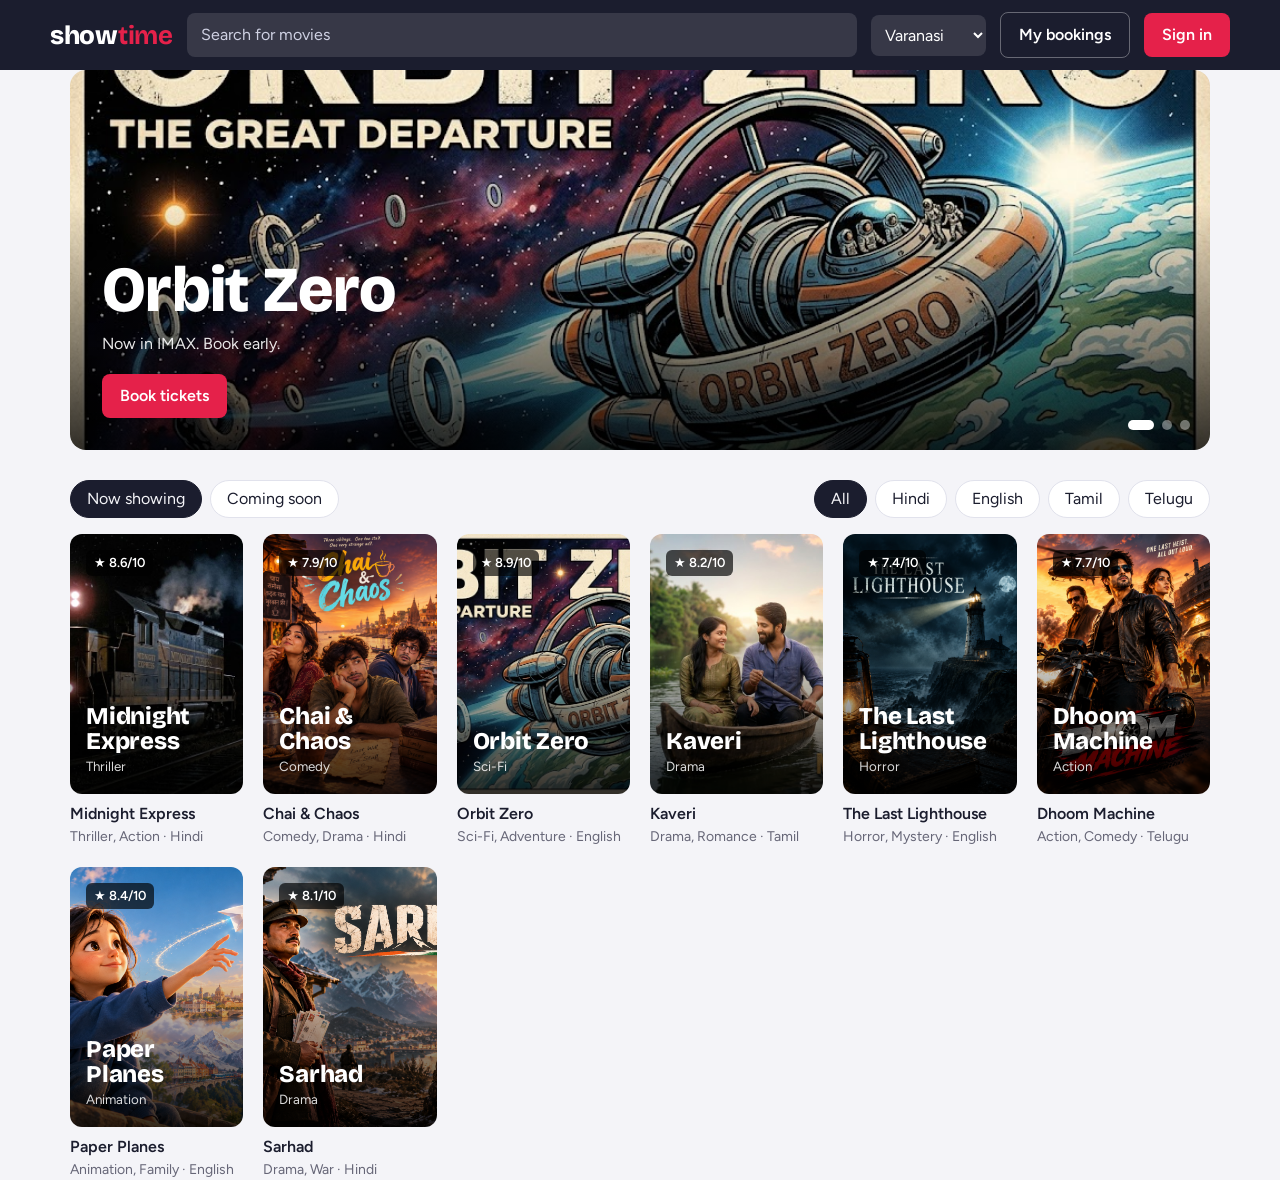
<file: Movie Ticket Booking Website/index.html>
<!DOCTYPE html>
<html lang="en">

<head>
  <meta charset="utf-8">
  <meta name="viewport" content="width=device-width, initial-scale=1, viewport-fit=cover">
  <title>Showtime – Book movie tickets</title>
  <link
    href="https://fonts.googleapis.com/css2?family=Bricolage+Grotesque:wght@600;800&family=Figtree:wght@400;500;600&display=swap"
    rel="stylesheet">
  <link rel="stylesheet" href="style.css">
</head>

<body>
  <header>
    <div class="wrap top">
      <button class="logo" id="home" aria-label="Showtime home">show<b>time</b></button>
      <input class="search" id="q" type="search" placeholder="Search for movies" aria-label="Search for movies">
      <select class="city" id="city" aria-label="City">
        <option>Varanasi</option>
        <option>Delhi NCR</option>
        <option>Mumbai</option>
        <option>Bengaluru</option>
        <option>Lucknow</option>
      </select>
      <button class="btn ghost" id="mine">My bookings <span id="cnt"></span></button><button class="btn"
        id="signin">Sign in</button><button class="btn ghost" id="signout" hidden>Sign out</button>
    </div>
  </header>

  <main class="wrap">
    <section class="view" id="v-home">
      <div class="hero" id="hero"></div>
      <div class="bar">
        <div class="chips" id="maintabs"></div>
        <div class="chips" id="chips"></div>
      </div>
      <div class="grid" id="grid"></div>
    </section>

    <section class="view" id="v-detail" hidden>
      <button class="back" data-back="home">← All movies</button>
      <div id="detail"></div>
    </section>

    <section class="view" id="v-seats" hidden>
      <button class="back" data-back="detail">← Change show</button>
      <h2 id="seat-title"></h2>
      <p id="seat-sub" style="color:var(--muted);margin:2px 0 6px"></p>
      <p style="margin:0 0 18px">Seats held for <b id="timer">5:00</b></p>
      <div class="panel">
        <div class="seatwrap">
          <div class="seatmap" id="seatmap"></div>
        </div>
        <div class="legend"><span>Available</span><span class="s">Selected</span><span class="b">Sold</span></div>
      </div>
      <div class="panel" id="snacks"></div>
      <div class="panel promo"><input id="promo" placeholder="Promo code (try SHOW10 or FIRST50)"
          aria-label="Promo code"><button class="btn" id="apply">Apply</button><span id="pmsg"></span></div>
      <div class="checkout">
        <div class="wrap">
          <div><b id="sum-main">Select up to 8 seats</b><small id="sum-sub"></small></div>
          <button class="btn" id="pay" disabled>Pay</button>
        </div>
      </div>
    </section>

    <section class="view" id="v-auth" hidden>
      <button class="back" data-back="home">← Back to movies</button>
      <div class="auth panel">
        <div class="tabs" id="tabs"></div>
        <form id="authform" novalidate></form>
        <p class="note">Accounts are stored only in this browser for the demo.</p>
      </div>
    </section>

    <section class="view" id="v-pay" hidden>
      <button class="back" data-back="seats">← Back to seats</button>
      <h2 style="margin-bottom:6px">Payment</h2>
      <div class="paygrid">
        <div class="panel">
          <div class="tabs" id="ptabs"></div>
          <form id="payform" novalidate></form>
        </div>
        <div class="panel" id="order"></div>
      </div>
    </section>

    <section class="view" id="v-mine" hidden>
      <button class="back" data-back="home">← All movies</button>
      <h2>My bookings</h2>
      <div id="minelist"></div>
    </section>

    <section class="view" id="v-done" hidden>
      <div class="center">
        <h2>Booking confirmed</h2>
        <p style="color:var(--muted)">Show this ticket at the cinema entrance.</p>
      </div>
      <div class="ticket" id="ticket"></div>
      <div class="center"><button class="btn" id="again">Book another movie</button></div>
    </section>
  </main>
  <div id="toast" role="status"></div>

  <script src="script.js"></script>
</body>

</html>
</file>
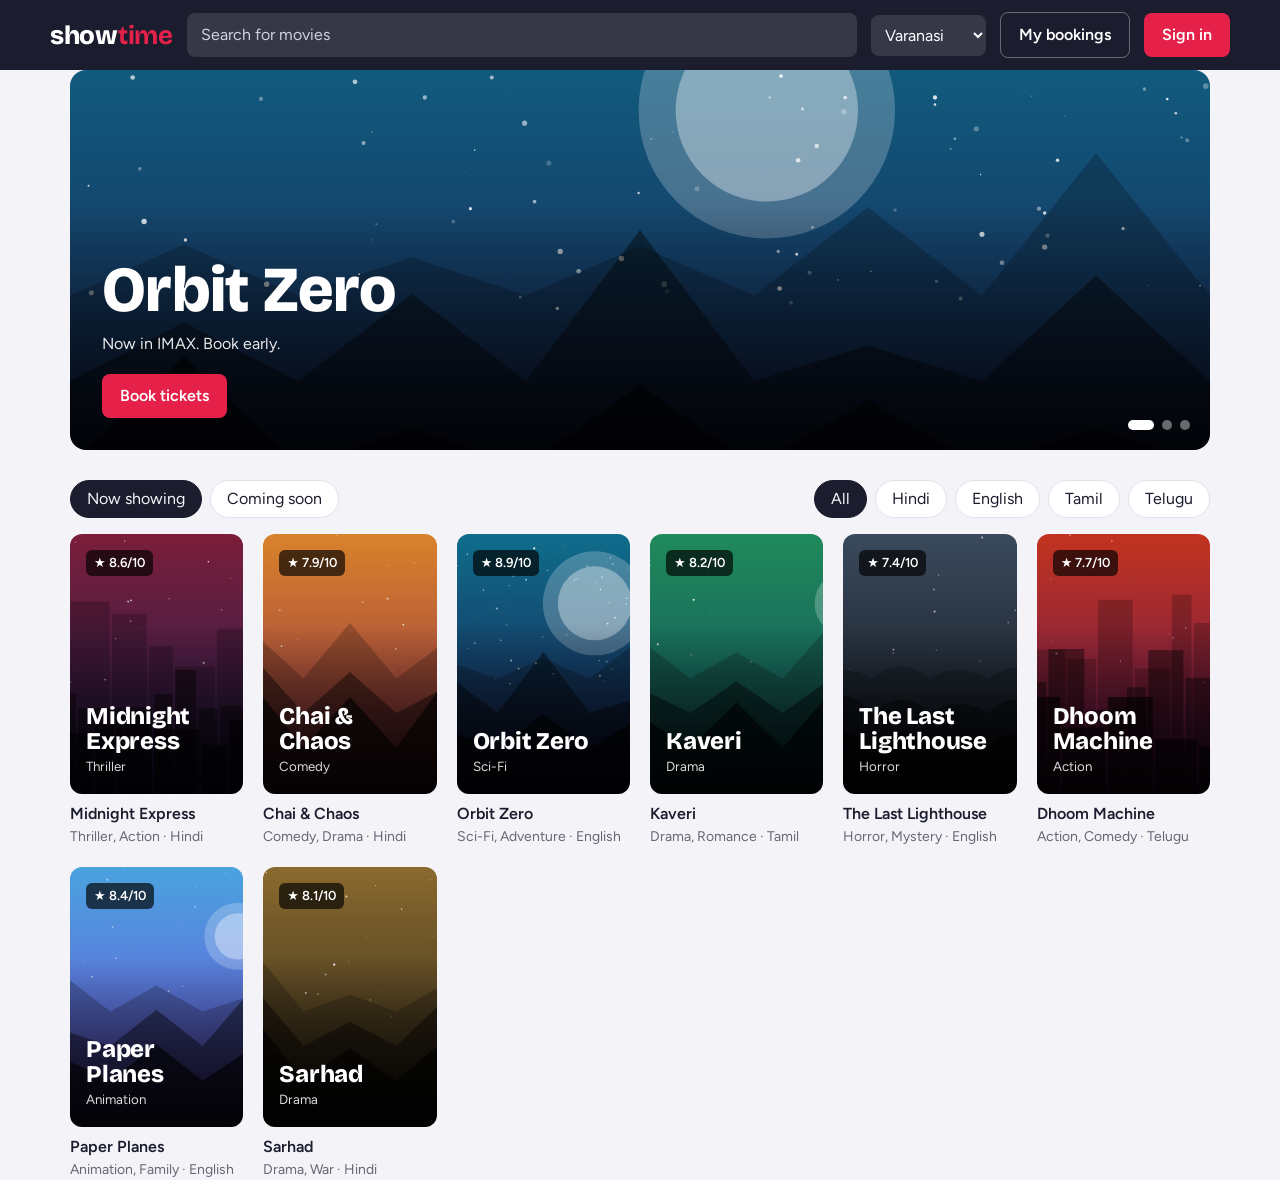
<file: Movie Ticket Booking Website/movie-booking.html>
<!DOCTYPE html>
<html lang="en">

<head>
  <meta charset="utf-8">
  <meta name="viewport" content="width=device-width, initial-scale=1, viewport-fit=cover">
  <title>Showtime – Book movie tickets</title>
  <link
    href="https://fonts.googleapis.com/css2?family=Bricolage+Grotesque:wght@600;800&family=Figtree:wght@400;500;600&display=swap"
    rel="stylesheet">
  <style>
    :root {
      --bg: #f4f4f8;
      --surface: #fff;
      --ink: #1b1d2e;
      --muted: #667;
      --line: #e1e2ec;
      --accent: #e5214a;
      --on-accent: #fff;
      --bar: #1b1d2e;
      --on-bar: #fff;
      --seat: #fff;
      --booked: #d5d7e3;
      --ok: #1f9d55;
      box-sizing: border-box;
      padding-top: env(safe-area-inset-top, 0px);
      padding-bottom: env(safe-area-inset-bottom, 0px)
    }

    @media (prefers-color-scheme:dark) {
      :root:not([data-theme="light"]) {
        --bg: #12131d;
        --surface: #1c1e2d;
        --ink: #eef0f8;
        --muted: #9a9eb5;
        --line: #2d3046;
        --accent: #ff4d6d;
        --bar: #0b0c14;
        --seat: #262940;
        --booked: #3a3d57
      }
    }

    :root[data-theme="dark"] {
      --bg: #12131d;
      --surface: #1c1e2d;
      --ink: #eef0f8;
      --muted: #9a9eb5;
      --line: #2d3046;
      --accent: #ff4d6d;
      --bar: #0b0c14;
      --seat: #262940;
      --booked: #3a3d57
    }

    html {
      scroll-padding-top: env(safe-area-inset-top, 0px)
    }

    * {
      box-sizing: border-box
    }

    body {
      margin: 0;
      background: var(--bg);
      color: var(--ink);
      font: 400 16px/1.5 Figtree, system-ui, sans-serif
    }

    h1,
    h2,
    h3,
    .logo {
      font-family: 'Bricolage Grotesque', Figtree, sans-serif;
      margin: 0;
      letter-spacing: -.01em
    }

    button,
    select,
    input {
      font: inherit;
      color: inherit
    }

    button {
      cursor: pointer
    }

    :focus-visible {
      outline: 3px solid var(--accent);
      outline-offset: 2px
    }

    .wrap {
      max-width: 1180px;
      margin: 0 auto;
      padding: 0 20px
    }

    header {
      background: var(--bar);
      color: var(--on-bar);
      position: sticky;
      top: env(safe-area-inset-top, 0px);
      z-index: 20
    }

    .top {
      display: flex;
      gap: 14px;
      align-items: center;
      padding: 12px 0;
      flex-wrap: wrap
    }

    .logo {
      font-size: 26px;
      font-weight: 800;
      cursor: pointer;
      background: none;
      border: 0;
      color: var(--on-bar);
      padding: 0
    }

    .logo b {
      color: var(--accent)
    }

    .search {
      flex: 1;
      min-width: 200px;
      padding: 10px 14px;
      border-radius: 8px;
      border: 0;
      background: #ffffff1f;
      color: #fff
    }

    .search::placeholder {
      color: #cfd1e3
    }

    .city {
      padding: 10px;
      border-radius: 8px;
      border: 0;
      background: #ffffff1f;
      color: #fff
    }

    .city option {
      color: #000
    }

    .btn {
      background: var(--accent);
      color: var(--on-accent);
      border: 0;
      border-radius: 8px;
      padding: 10px 18px;
      font-weight: 600
    }

    .btn.ghost {
      background: transparent;
      color: inherit;
      border: 1px solid #ffffff55
    }

    .btn[disabled] {
      opacity: .45;
      cursor: not-allowed
    }

    main {
      padding: 24px 0 80px
    }

    .view[hidden] {
      display: none
    }

    /* hero */
    .hero {
      position: relative;
      border-radius: 16px;
      overflow: hidden;
      min-height: 300px;
      display: flex;
      align-items: flex-end;
      color: #fff;
      transition: background .4s
    }

    .hero .in {
      padding: 32px;
      max-width: 640px
    }

    .hero h1 {
      font-size: clamp(34px, 6vw, 64px);
      font-weight: 800;
      line-height: 1.02
    }

    .hero p {
      margin: 10px 0 18px;
      opacity: .9
    }

    .dots {
      position: absolute;
      right: 20px;
      bottom: 20px;
      display: flex;
      gap: 8px
    }

    .dots button {
      width: 10px;
      height: 10px;
      border-radius: 50%;
      border: 0;
      background: #ffffff66;
      padding: 0
    }

    .dots button[aria-current="true"] {
      background: #fff;
      width: 26px;
      border-radius: 6px
    }

    /* filters */
    .bar {
      display: flex;
      justify-content: space-between;
      align-items: center;
      margin: 30px 0 16px;
      gap: 12px;
      flex-wrap: wrap
    }

    .bar h2 {
      font-size: 26px
    }

    .chips {
      display: flex;
      gap: 8px;
      flex-wrap: wrap
    }

    .chip {
      border: 1px solid var(--line);
      background: var(--surface);
      border-radius: 999px;
      padding: 6px 16px
    }

    .chip[aria-pressed="true"] {
      background: var(--ink);
      color: var(--bg);
      border-color: var(--ink)
    }

    .grid {
      display: grid;
      grid-template-columns: repeat(auto-fill, minmax(170px, 1fr));
      gap: 20px
    }

    .card {
      background: none;
      border: 0;
      padding: 0;
      text-align: left
    }

    .poster {
      aspect-ratio: 2/3;
      border-radius: 12px;
      padding: 16px;
      display: flex;
      flex-direction: column;
      justify-content: space-between;
      color: #fff;
      position: relative;
      overflow: hidden
    }

    .poster h3 {
      font-size: 24px;
      font-weight: 800;
      line-height: 1.05
    }

    .poster small {
      opacity: .85
    }

    .card:hover .poster {
      transform: translateY(-4px)
    }

    .poster {
      transition: transform .2s
    }

    .rate {
      align-self: flex-start;
      background: #000a;
      border-radius: 6px;
      padding: 3px 8px;
      font-size: 13px;
      font-weight: 600
    }

    .card .t {
      font-weight: 600;
      margin-top: 8px
    }

    .card .g {
      color: var(--muted);
      font-size: 14px
    }

    .empty {
      color: var(--muted);
      padding: 40px 0
    }

    /* detail */
    .back {
      background: none;
      border: 0;
      color: var(--muted);
      padding: 0 0 14px;
      font-weight: 600
    }

    .banner {
      border-radius: 16px;
      color: #fff;
      padding: 28px;
      display: flex;
      gap: 28px;
      flex-wrap: wrap;
      align-items: center
    }

    .banner .poster {
      width: 190px;
      aspect-ratio: 2/3;
      flex: none
    }

    .banner h1 {
      font-size: clamp(30px, 5vw, 48px);
      font-weight: 800
    }

    .meta {
      display: flex;
      gap: 8px;
      flex-wrap: wrap;
      margin: 12px 0
    }

    .meta span {
      background: #ffffff2e;
      border-radius: 6px;
      padding: 3px 10px;
      font-size: 14px
    }

    .banner p {
      max-width: 560px;
      margin: 0 0 16px
    }

    .panel {
      background: var(--surface);
      border: 1px solid var(--line);
      border-radius: 14px;
      padding: 20px;
      margin-top: 22px
    }

    .dates {
      display: flex;
      gap: 10px;
      overflow-x: auto;
      padding-bottom: 6px
    }

    .date {
      flex: none;
      min-width: 64px;
      border: 1px solid var(--line);
      background: var(--surface);
      border-radius: 10px;
      padding: 8px;
      text-align: center;
      line-height: 1.25
    }

    .date[aria-pressed="true"] {
      background: var(--accent);
      color: var(--on-accent);
      border-color: var(--accent)
    }

    .date b {
      display: block;
      font-size: 20px
    }

    .theatre {
      display: flex;
      gap: 20px;
      justify-content: space-between;
      padding: 18px 0;
      border-top: 1px solid var(--line);
      flex-wrap: wrap
    }

    .theatre:first-of-type {
      border-top: 0
    }

    .theatre h3 {
      font-size: 18px
    }

    .theatre p {
      margin: 2px 0 0;
      color: var(--muted);
      font-size: 14px
    }

    .times {
      display: flex;
      gap: 10px;
      flex-wrap: wrap
    }

    .time {
      border: 1px solid var(--ok);
      color: var(--ok);
      background: transparent;
      border-radius: 8px;
      padding: 8px 14px;
      font-weight: 600;
      line-height: 1.2
    }

    .time small {
      display: block;
      font-weight: 400;
      color: var(--muted);
      font-size: 12px
    }

    .time[disabled] {
      border-color: var(--line);
      color: var(--muted);
      cursor: not-allowed;
      text-decoration: line-through
    }

    /* seats */
    .seatwrap {
      overflow-x: auto
    }

    .seatmap {
      min-width: 520px;
      margin: 0 auto;
      max-width: 640px
    }

    .screen {
      height: 34px;
      margin: 6px 8% 28px;
      border-radius: 50% 50% 0 0/100% 100% 0 0;
      border-top: 5px solid var(--accent);
      background: linear-gradient(var(--accent), transparent);
      opacity: .35
    }

    .screen-l {
      text-align: center;
      color: var(--muted);
      font-size: 13px;
      margin: -22px 0 22px
    }

    .tier {
      margin: 18px 0 6px;
      color: var(--muted);
      font-size: 14px;
      border-bottom: 1px solid var(--line);
      padding-bottom: 4px
    }

    .row {
      display: flex;
      gap: 6px;
      justify-content: center;
      align-items: center;
      margin: 6px 0
    }

    .row i {
      width: 22px;
      font-style: normal;
      color: var(--muted);
      font-size: 13px;
      text-align: center
    }

    .seat {
      width: 32px;
      height: 30px;
      border-radius: 7px 7px 4px 4px;
      border: 1.5px solid var(--ok);
      background: var(--seat);
      font-size: 11px;
      padding: 0;
      color: var(--muted)
    }

    .seat.sel {
      background: var(--ok);
      color: #fff
    }

    .seat:disabled {
      background: var(--booked);
      border-color: var(--booked);
      cursor: not-allowed;
      color: transparent
    }

    .aisle {
      width: 22px
    }

    .legend {
      display: flex;
      gap: 18px;
      justify-content: center;
      margin-top: 24px;
      font-size: 14px;
      color: var(--muted);
      flex-wrap: wrap
    }

    .legend span::before {
      content: "";
      display: inline-block;
      width: 14px;
      height: 14px;
      border-radius: 4px;
      margin-right: 6px;
      vertical-align: -2px;
      border: 1.5px solid var(--ok);
      background: var(--seat)
    }

    .legend .s::before {
      background: var(--ok)
    }

    .legend .b::before {
      background: var(--booked);
      border-color: var(--booked)
    }

    .checkout {
      position: fixed;
      left: 0;
      right: 0;
      bottom: 0;
      background: var(--surface);
      border-top: 1px solid var(--line);
      padding: 12px 0 calc(12px + env(safe-area-inset-bottom, 0px));
      z-index: 15
    }

    .checkout .wrap {
      display: flex;
      justify-content: space-between;
      align-items: center;
      gap: 12px;
      flex-wrap: wrap
    }

    .checkout small {
      color: var(--muted);
      display: block
    }

    /* ticket */
    .ticket {
      max-width: 420px;
      margin: 20px auto;
      background: var(--surface);
      border-radius: 18px;
      border: 1px solid var(--line);
      overflow: hidden
    }

    .ticket .head {
      padding: 22px;
      color: #fff
    }

    .ticket .head h2 {
      font-size: 28px;
      font-weight: 800
    }

    .ticket .body {
      padding: 18px 22px;
      display: grid;
      grid-template-columns: 1fr 1fr;
      gap: 12px
    }

    .ticket .body small {
      color: var(--muted);
      display: block
    }

    .ticket .stub {
      border-top: 2px dashed var(--line);
      padding: 18px 22px;
      text-align: center
    }

    .bars {
      height: 54px;
      margin-top: 10px;
      background: repeating-linear-gradient(90deg, var(--ink) 0 2px, transparent 2px 5px, var(--ink) 5px 6px, transparent 6px 10px)
    }

    .center {
      text-align: center
    }

    #toast {
      position: fixed;
      left: 50%;
      bottom: 90px;
      transform: translateX(-50%);
      background: var(--ink);
      color: var(--bg);
      padding: 10px 18px;
      border-radius: 8px;
      z-index: 50;
      opacity: 0;
      pointer-events: none;
      transition: opacity .25s
    }

    #toast.on {
      opacity: 1
    }

    @media (prefers-reduced-motion:reduce) {
      * {
        transition: none !important
      }
    }

    .hero {
      min-height: 380px
    }

    .promo {
      display: flex;
      gap: 10px;
      align-items: center;
      flex-wrap: wrap;
      margin-bottom: 90px
    }

    .promo input {
      flex: 1;
      min-width: 200px;
      padding: 10px 12px;
      border-radius: 8px;
      border: 1px solid var(--line);
      background: var(--bg)
    }

    #pmsg {
      color: var(--ok);
      font-weight: 600
    }

    .bk {
      display: flex;
      justify-content: space-between;
      gap: 14px;
      align-items: center;
      flex-wrap: wrap
    }

    .bk p {
      margin: 4px 0 0;
      color: var(--muted)
    }

    .auth {
      max-width: 440px;
      margin: 10px auto
    }

    .tabs {
      display: flex;
      gap: 8px;
      margin-bottom: 14px
    }

    .tab {
      flex: 1;
      padding: 10px;
      border-radius: 8px;
      border: 1px solid var(--line);
      background: transparent;
      font-weight: 600
    }

    .tab[aria-pressed="true"] {
      background: var(--ink);
      color: var(--bg);
      border-color: var(--ink)
    }

    #authform label,
    #payform label {
      display: block;
      font-weight: 600;
      margin: 14px 0 4px;
      font-size: 14px
    }

    #authform input:not([type=checkbox]),
    #payform input,
    #payform select {
      width: 100%;
      padding: 11px 12px;
      border-radius: 8px;
      border: 1px solid var(--line);
      background: var(--bg)
    }

    #payform input[aria-invalid=true],
    #authform input[aria-invalid=true] {
      border-color: var(--accent)
    }

    .err {
      display: block;
      color: var(--accent);
      min-height: 18px;
      font-size: 13px;
      margin-top: 2px
    }

    #strength {
      color: var(--muted)
    }

    .pw {
      position: relative
    }

    .pw input {
      padding-right: 64px !important
    }

    .eye,
    .link {
      background: none;
      border: 0;
      color: var(--accent);
      font-weight: 600;
      padding: 0
    }

    .eye {
      position: absolute;
      right: 12px;
      top: 50%;
      transform: translateY(-50%)
    }

    .aux {
      display: flex;
      justify-content: space-between;
      align-items: center;
      margin: 12px 0;
      gap: 10px;
      flex-wrap: wrap
    }

    #authform .chk {
      display: flex;
      gap: 8px;
      align-items: center;
      margin: 0;
      font-weight: 400
    }

    .wide {
      width: 100%;
      margin-top: 8px;
      padding: 12px
    }

    .note {
      color: var(--muted);
      font-size: 13px;
      margin: 14px 0 0;
      text-align: center
    }

    .paygrid {
      display: grid;
      grid-template-columns: 1.4fr 1fr;
      gap: 20px;
      align-items: start
    }

    @media (max-width:760px) {
      .paygrid {
        grid-template-columns: 1fr
      }
    }

    .paygrid .panel {
      margin-top: 14px
    }

    .ln {
      display: flex;
      justify-content: space-between;
      padding: 6px 0;
      border-bottom: 1px solid var(--line)
    }

    .tot {
      font-weight: 700;
      font-size: 18px;
      border: 0
    }

    .sn {
      display: flex;
      justify-content: space-between;
      align-items: center;
      padding: 8px 0;
      border-top: 1px solid var(--line)
    }

    .sn small {
      display: block;
      color: var(--muted)
    }

    .qty {
      display: flex;
      gap: 10px;
      align-items: center
    }

    .two {
      display: grid;
      grid-template-columns: 1fr 1fr;
      gap: 12px
    }

    #shows {
      scroll-margin-top: 90px
    }

    .flash {
      outline: 3px solid var(--accent);
      outline-offset: 4px;
      border-radius: 14px
    }
  </style>
</head>

<body>
  <header>
    <div class="wrap top">
      <button class="logo" id="home" aria-label="Showtime home">show<b>time</b></button>
      <input class="search" id="q" type="search" placeholder="Search for movies" aria-label="Search for movies">
      <select class="city" id="city" aria-label="City">
        <option>Varanasi</option>
        <option>Delhi NCR</option>
        <option>Mumbai</option>
        <option>Bengaluru</option>
        <option>Lucknow</option>
      </select>
      <button class="btn ghost" id="mine">My bookings <span id="cnt"></span></button><button class="btn"
        id="signin">Sign in</button><button class="btn ghost" id="signout" hidden>Sign out</button>
    </div>
  </header>

  <main class="wrap">
    <section class="view" id="v-home">
      <div class="hero" id="hero"></div>
      <div class="bar">
        <div class="chips" id="maintabs"></div>
        <div class="chips" id="chips"></div>
      </div>
      <div class="grid" id="grid"></div>
    </section>

    <section class="view" id="v-detail" hidden>
      <button class="back" data-back="home">← All movies</button>
      <div id="detail"></div>
    </section>

    <section class="view" id="v-seats" hidden>
      <button class="back" data-back="detail">← Change show</button>
      <h2 id="seat-title"></h2>
      <p id="seat-sub" style="color:var(--muted);margin:2px 0 6px"></p>
      <p style="margin:0 0 18px">Seats held for <b id="timer">5:00</b></p>
      <div class="panel">
        <div class="seatwrap">
          <div class="seatmap" id="seatmap"></div>
        </div>
        <div class="legend"><span>Available</span><span class="s">Selected</span><span class="b">Sold</span></div>
      </div>
      <div class="panel" id="snacks"></div>
      <div class="panel promo"><input id="promo" placeholder="Promo code (try SHOW10 or FIRST50)"
          aria-label="Promo code"><button class="btn" id="apply">Apply</button><span id="pmsg"></span></div>
      <div class="checkout">
        <div class="wrap">
          <div><b id="sum-main">Select up to 8 seats</b><small id="sum-sub"></small></div>
          <button class="btn" id="pay" disabled>Pay</button>
        </div>
      </div>
    </section>

    <section class="view" id="v-auth" hidden>
      <button class="back" data-back="home">← Back to movies</button>
      <div class="auth panel">
        <div class="tabs" id="tabs"></div>
        <form id="authform" novalidate></form>
        <p class="note">Accounts are stored only in this browser for the demo.</p>
      </div>
    </section>

    <section class="view" id="v-pay" hidden>
      <button class="back" data-back="seats">← Back to seats</button>
      <h2 style="margin-bottom:6px">Payment</h2>
      <div class="paygrid">
        <div class="panel">
          <div class="tabs" id="ptabs"></div>
          <form id="payform" novalidate></form>
        </div>
        <div class="panel" id="order"></div>
      </div>
    </section>

    <section class="view" id="v-mine" hidden>
      <button class="back" data-back="home">← All movies</button>
      <h2>My bookings</h2>
      <div id="minelist"></div>
    </section>

    <section class="view" id="v-done" hidden>
      <div class="center">
        <h2>Booking confirmed</h2>
        <p style="color:var(--muted)">Show this ticket at the cinema entrance.</p>
      </div>
      <div class="ticket" id="ticket"></div>
      <div class="center"><button class="btn" id="again">Book another movie</button></div>
    </section>
  </main>
  <div id="toast" role="status"></div>

  <script>
    /* ============================================================
       MOVIE PHOTOS (optional): to use your own photo for a movie,
       add  img:"banners/your-photo.jpg"  inside that movie below.
       Leave it out and the generated artwork is used instead.
       ============================================================ */
    const MOVIES = [
      { id: 1, t: "Midnight Express", l: "Hindi", g: ["Thriller", "Action"], r: 8.6, v: "84K", d: "2h 18m", c: "UA", a: "#7b1e3a", b: "#1b1d4e", s: "A night train, a stolen ledger and twelve hours to reach the border before the police do." },
      { id: 2, t: "Chai & Chaos", l: "Hindi", g: ["Comedy", "Drama"], r: 7.9, v: "41K", d: "2h 04m", c: "U", a: "#d9822b", b: "#8a2b4a", s: "Three siblings inherit a failing tea stall in Banaras and one very strange will." },
      { id: 3, t: "Orbit Zero", l: "English", g: ["Sci-Fi", "Adventure"], r: 8.9, v: "120K", d: "2h 41m", c: "UA", a: "#0f6d8c", b: "#1a1446", s: "A salvage crew finds a silent space station that is still counting down." },
      { id: 4, t: "Kaveri", l: "Tamil", g: ["Drama", "Romance"], r: 8.2, v: "29K", d: "2h 22m", c: "U", a: "#1f8a5b", b: "#124a5c", s: "Two river-boat pilots from rival families fall in love during a monsoon season." },
      { id: 5, t: "The Last Lighthouse", l: "English", g: ["Horror", "Mystery"], r: 7.4, v: "58K", d: "1h 52m", c: "A", a: "#3a4a5c", b: "#0d1018", s: "A keeper's logbook starts describing things that have not happened yet." },
      { id: 6, t: "Dhoom Machine", l: "Telugu", g: ["Action", "Comedy"], r: 7.7, v: "67K", d: "2h 35m", c: "UA", a: "#c2331f", b: "#5a1658", s: "A retired stuntman is pulled back for one last, very loud, heist." },
      { id: 7, t: "Paper Planes", l: "English", g: ["Animation", "Family"], r: 8.4, v: "33K", d: "1h 38m", c: "U", a: "#4aa3df", b: "#6f4bd8", s: "A shy girl folds a paper plane that carries her across five fantastic cities." },
      { id: 8, t: "Sarhad", l: "Hindi", g: ["Drama", "War"], r: 8.1, v: "76K", d: "2h 29m", c: "UA", a: "#8a6a2e", b: "#2a2419", s: "A border-town postmaster keeps the mail moving as the lines are redrawn." }];
    /* ============================================================
       HOME PAGE BANNERS: PASTE YOUR IMAGE NAMES HERE
       - img  : put your image file name/path between the quotes
                e.g.  img:"banners/banner1.jpg"
                (keep it "" to use the generated artwork)
       - title / text : the headline and line shown on the banner
       - id   : the movie that opens when "Book tickets" is clicked
       - Add or remove lines to have more or fewer banners.
       ============================================================ */
    const BANNERS = [
      { img: "",  /* <-- PASTE IMAGE NAME FOR BANNER 1 HERE */  title: "Orbit Zero", text: "Now in IMAX. Book early.", id: 3 },
      { img: "",  /* <-- PASTE IMAGE NAME FOR BANNER 2 HERE */  title: "Midnight Express", text: "The thriller everyone is talking about.", id: 1 },
      { img: "",  /* <-- PASTE IMAGE NAME FOR BANNER 3 HERE */  title: "Kaveri", text: "A monsoon love story.", id: 4 }
    ];
    const TIMES = [["10:15", "13:00", "16:30", "19:45", "22:30"], ["09:45", "12:50", "15:55", "19:10", "22:15"], ["11:00", "14:20", "18:00", "21:00"]];
    const CITIES = {
      "Varanasi": [["PVR: Ganga Plaza Mall", "Lanka Road"], ["INOX: Cantt Central", "Cantonment"], ["Cinepolis: DLW Square", "Bhelupur"]],
      "Delhi NCR": [["PVR: Select Citywalk", "Saket"], ["INOX: Nehru Place", "Nehru Place"], ["Cinepolis: Pacific Mall", "Subhash Nagar"]],
      "Mumbai": [["PVR: Phoenix Palladium", "Lower Parel"], ["INOX: Nariman Point", "Nariman Point"], ["Cinepolis: Viviana", "Thane"]],
      "Bengaluru": [["PVR: Orion Mall", "Rajajinagar"], ["INOX: Garuda Mall", "MG Road"], ["Cinepolis: Nexus", "Koramangala"]],
      "Lucknow": [["PVR: Phoenix Palassio", "Amar Shaheed Path"], ["INOX: Wave Mall", "Gomti Nagar"], ["Cinepolis: Lulu Mall", "Sushant Golf City"]]
    };
    const cityTh = c => CITIES[c].map((x, i) => ({ n: x[0], a: x[1], t: TIMES[i] }));
    let CITY = "Varanasi"; try { CITY = localStorage.getItem("st_city") || CITY } catch (e) { }
    if (!CITIES[CITY]) CITY = "Varanasi";
    let THEATRES = cityTh(CITY);
    const CAST = { 1: "Rohan Mehra, Kavya Iyer, Dev Rao", 2: "Anita Sharma, Vikram Joshi, Meera Nair", 3: "Lena Ortiz, Sam Okafor, J. Park", 4: "Arun Kumar, Divya Selvan", 5: "Tom Hale, Ingrid Voss", 6: "Ravi Teja Naidu, Sneha Reddy", 7: "Voices: Mia Chen, Oscar Bell", 8: "Irfan Qureshi, Naina Kapoor, Harsh Vyas" };
    const SOON = [{ id: 11, t: "Neon Monsoon", l: "Hindi", g: ["Romance", "Musical"], r: 0, rel: "Releases 16 Oct", a: "#6b2bd9", b: "#e5214a" },
    { id: 12, t: "Iron Harvest", l: "Punjabi", g: ["Action", "Drama"], r: 0, rel: "Releases 23 Oct", a: "#9a6b1f", b: "#2b1b0f" },
    { id: 13, t: "Deep Blue", l: "English", g: ["Adventure"], r: 0, rel: "Releases 30 Oct", a: "#0a6aa8", b: "#031a3a" },
    { id: 14, t: "Gully Kings", l: "Hindi", g: ["Comedy", "Sports"], r: 0, rel: "Releases 6 Nov", a: "#1f9d55", b: "#0b3d2b" }];
    const SNACKS = [{ id: "p1", n: "Salted popcorn (large)", p: 320 }, { id: "p2", n: "Caramel popcorn (regular)", p: 280 }, { id: "d1", n: "Cold drink 500 ml", p: 180 }, { id: "n1", n: "Cheese nachos", p: 250 }, { id: "c1", n: "Combo: popcorn + 2 drinks", p: 520 }];
    let NOT = []; try { NOT = JSON.parse(localStorage.getItem("st_notify") || "[]") } catch (e) { }
    const TIERS = [{ n: "Recliner", rows: "AB", p: 400 }, { n: "Prime", rows: "CDEF", p: 250 }, { n: "Classic", rows: "GH", p: 150 }];
    const FEE = 30, MAXSEATS = 8, COLS = 12;
    const $ = s => document.querySelector(s);
    const st = { food: {}, tab: "now", slot: "All", pay: "upi", movie: null, date: null, theatre: null, time: null, seats: [], lang: "All", q: "", slide: 0 };
    const lastShow = () => 0;

    function toast(m) { const t = $("#toast"); t.textContent = m; t.classList.add("on"); clearTimeout(toast.h); toast.h = setTimeout(() => t.classList.remove("on"), 2200) }
    function show(v) { document.querySelectorAll(".view").forEach(e => e.hidden = e.id !== "v-" + v); window.scrollTo(0, 0) }
    const KIND = { 1: "city", 2: "hills", 3: "space", 4: "hills", 5: "waves", 6: "city", 7: "hills", 8: "hills" }, ART = {};
    function art(m) {
      if (ART[m.id]) return ART[m.id]; let sd = hash(m.t); const R = () => (sd = (Math.imul(sd, 1664525) + 1013904223) >>> 0) / 4294967296, k = KIND[m.id] || "hills";
      let o = `<svg xmlns='http://www.w3.org/2000/svg' viewBox='0 0 800 450' preserveAspectRatio='xMidYMid slice'><defs><linearGradient id='g' x1='0' y1='0' x2='0' y2='1'><stop offset='0' stop-color='${m.a}'/><stop offset='1' stop-color='${m.b}'/></linearGradient></defs><rect width='800' height='450' fill='url(#g)'/>`;
      for (let i = 0; i < (k === "space" ? 120 : 40); i++)o += `<circle cx='${R() * 800 | 0}' cy='${R() * 260 | 0}' r='${(R() * 1.6 + .4).toFixed(1)}' fill='#fff' opacity='${(R() * .7 + .2).toFixed(2)}'/>`;
      const cx = 480 + R() * 220 | 0; o += `<circle cx='${cx}' cy='120' r='${k === "space" ? 90 : 58}' fill='#fff' opacity='.22'/><circle cx='${cx}' cy='120' r='${k === "space" ? 64 : 40}' fill='#fff' opacity='.35'/>`;
      for (let L = 0; L < 3; L++) {
        const y = 250 + L * 60, op = (.22 + L * .2).toFixed(2);
        if (k === "city") { for (let x = -10; x < 800;) { const w = 30 + R() * 50 | 0, h = 40 + R() * (150 - L * 30) | 0; o += `<rect x='${x}' y='${y + 40 - h}' width='${w}' height='${450 - y - 40 + h}' fill='#000' opacity='${op}'/>`; x += w + 4 } }
        else if (k === "waves") { let d = `M0 450 L0 ${y}`; for (let x = 0; x <= 800; x += 100)d += ` Q${x + 50} ${y - 30 - R() * 30 | 0} ${x + 100} ${y}`; o += `<path d='${d} L800 450Z' fill='#000' opacity='${op}'/>` }
        else { let d = `M0 450 L0 ${y}`; for (let x = 0; x <= 800; x += 160)d += ` L${x + 80} ${y - R() * 90 - 20 | 0} L${x + 160} ${y}`; o += `<path d='${d} L800 450Z' fill='#000' opacity='${op}'/>` }
      }
      return ART[m.id] = "url(" + ("data:image/svg+xml," + encodeURIComponent(o + "</svg>")).replace(/'/g, "%27").replace(/\(/g, "%28").replace(/\)/g, "%29") + ")"
    }
    /* uses movie.img (see MOVIES above) if set, otherwise the generated artwork */
    const grad = m => `linear-gradient(180deg,#0000 35%,#000c),${m.img ? `url('${m.img}')` : art(m)} center/cover`;
    const poster = m => `<div class="poster" style="background:${grad(m)}"><span class="rate">${m.rel || "★ " + m.r + "/10"}</span><div><h3>${m.t}</h3><small>${m.g[0]}</small></div></div>`;

    /* HOME */
    function renderHero() {
      const b = BANNERS[st.slide], m = MOVIES.find(x => x.id === b.id), h = $("#hero");
      /* the banner image comes from BANNERS[].img (see BANNERS list near the top) */
      h.style.background = b.img ? `linear-gradient(180deg,#0000 35%,#000c),url('${b.img}') center/cover` : grad(m);
      h.innerHTML = `<div class="in"><h1>${b.title}</h1><p>${b.text}</p><button class="btn" data-open="${b.id}">Book tickets</button></div>
  <div class="dots">${BANNERS.map((_, i) => `<button data-slide="${i}" aria-label="Slide ${i + 1}" aria-current="${i === st.slide}"></button>`).join("")}</div>`
    }
    function renderChips() {
      $("#maintabs").innerHTML = [["now", "Now showing"], ["soon", "Coming soon"]].map(([k, l]) => `<button class="chip" data-tab="${k}" aria-pressed="${st.tab === k}">${l}</button>`).join(""); const ls = ["All", ...new Set(MOVIES.map(m => m.l))];
      $("#chips").innerHTML = ls.map(l => `<button class="chip" data-lang="${l}" aria-pressed="${l === st.lang}">${l}</button>`).join("")
    }
    function renderGrid() {
      const q = st.q.toLowerCase();
      const list = (st.tab === "soon" ? SOON : MOVIES).filter(m => (st.lang === "All" || m.l === st.lang) && (!q || (m.t + m.g.join(" ")).toLowerCase().includes(q)));
      $("#grid").innerHTML = list.length ? list.map(m => m.rel ? `<div class="card">${poster(m)}<div class="t">${m.t}</div><div class="g">${m.g.join(", ")} · ${m.l}</div><button class="chip" style="margin-top:6px" data-notify="${m.id}" aria-pressed="${NOT.includes(m.id)}">${NOT.includes(m.id) ? "Reminder set" : "Notify me"}</button></div>` : `<button class="card" data-open="${m.id}">${poster(m)}<div class="t">${m.t}</div><div class="g">${m.g.join(", ")} · ${m.l}</div></button>`).join("") : `<p class="empty">No movies match your search. Try a different title or language.</p>`
    }

    /* DETAIL */
    function dates() { return Array.from({ length: 7 }, (_, i) => { const d = new Date(); d.setDate(d.getDate() + i); return d }) }
    function renderDetail() {
      const m = st.movie;
      $("#detail").innerHTML = `<div class="banner" style="background:${grad(m)}">${poster(m)}<div>
  <h1>${m.t}</h1><div class="meta"><span>★ ${m.r}/10 (${m.v} votes)</span><span>${m.c}</span><span>${m.d}</span><span>${m.g.join(" / ")}</span><span>${m.l}</span></div>
  <p>${m.s}</p><p><b>Cast:</b> ${CAST[m.id]}</p><button class="btn" data-scroll="shows">Book tickets</button></div></div>
  <div class="panel" id="shows"><div class="dates" id="dates">${dates().map((d, i) => `<button class="date" data-date="${i}" aria-pressed="${i === st.date}">${d.toLocaleDateString("en-IN", { weekday: "short" })}<b>${d.getDate()}</b>${d.toLocaleDateString("en-IN", { month: "short" })}</button>`).join("")}</div>
  <div class="chips" id="slots" style="margin-top:14px">${["All", "Morning", "Afternoon", "Evening", "Night"].map(x => `<button class="chip" data-slot="${x}" aria-pressed="${x === st.slot}">${x}</button>`).join("")}</div><div id="theatres" style="margin-top:6px"></div></div>`;
      renderTheatres()
    }
    const slotOf = h => h < 12 ? "Morning" : h < 16 ? "Afternoon" : h < 20 ? "Evening" : "Night";
    function renderTheatres() {
      const now = new Date(), isToday = st.date === 0;
      const html = THEATRES.map((t, ti) => {
        const ts = t.t.filter(x => st.slot === "All" || slotOf(+x.slice(0, 2)) === st.slot); if (!ts.length) return "";
        return `<div class="theatre"><div><h3>${t.n}</h3><p>${t.a} · Cancellation available</p></div><div class="times">${ts.map(x => {
          const [h, mi] = x.split(":").map(Number); const past = isToday && (h * 60 + mi <= now.getHours() * 60 + now.getMinutes());
          return `<button class="time" ${past ? "disabled" : ""} data-th="${ti}" data-time="${x}">${x}<small>from ₹150</small></button>`
        }).join("")}</div></div>`
      }).join("");
      $("#theatres").innerHTML = html || `<p class="empty">No shows in this slot. Try another time of day or date.</p>`
    }

    /* SEATS */
    function hash(s) { let h = 2166136261; for (const c of s) { h ^= c.charCodeAt(0); h = Math.imul(h, 16777619) } return h >>> 0 }
    function isSold(r, c) { return (hash([CITY, st.movie.id, st.date, st.theatre, st.time, r, c].join("|")) % 100) < 28 }
    function price(row) { return TIERS.find(t => t.rows.includes(row)).p }
    function renderSeats() {
      const m = st.movie, t = THEATRES[st.theatre], d = dates()[st.date];
      $("#seat-title").textContent = m.t; renderSnacks(); $("#promo").value = ""; $("#pmsg").textContent = "";
      $("#seat-sub").textContent = `${t.n} · ${d.toLocaleDateString("en-IN", { weekday: "short", day: "numeric", month: "short" })} · ${st.time}`;
      $("#seatmap").innerHTML = `<div class="screen"></div><div class="screen-l">Screen this way</div>` + TIERS.map(T => `<div class="tier">₹${T.p} · ${T.n}</div>` + [...T.rows].map(r => `<div class="row"><i>${r}</i>${Array.from({ length: COLS }, (_, c) => {
        const id = r + (c + 1); const sold = isSold(r, c);
        return (c === 6 ? '<span class="aisle"></span>' : '') + `<button class="seat${st.seats.includes(id) ? " sel" : ""}" data-seat="${id}" ${sold ? "disabled" : ""} aria-label="Seat ${id}, ₹${T.p}${sold ? ", sold" : ""}">${c + 1}</button>`
      }).join("")}</div>`).join(""));
      updateSummary()
    }
    function totals() { const sub = st.seats.reduce((a, s) => a + price(s[0]), 0), fee = FEE * st.seats.length; const disc = st.promo === "SHOW10" ? Math.round(sub * .1) : st.promo === "FIRST50" ? Math.min(50, sub) : 0; return { sub, fee, disc, food: foodTotal(), total: sub + fee + foodTotal() - disc } }
    function updateSummary() {
      const n = st.seats.length, T = totals();
      $("#sum-main").textContent = n ? `${n} ticket${n > 1 ? "s" : ""}: ${st.seats.join(", ")}` : "Select up to 8 seats";
      $("#sum-sub").textContent = n ? `Tickets ₹${T.sub}${T.food ? ` + food ₹${T.food}` : ""} + fees ₹${T.fee}${T.disc ? ` − promo ₹${T.disc}` : ""}` : "Tap a seat to start";
      $("#pay").disabled = !n; $("#pay").textContent = n ? `Pay ₹${T.total}` : "Pay"
    }

    /* AUTH */
    const EMAIL = /^[^\s@]+@[^\s@]+\.[^\s@]+$/, PH = /^[6-9]\d{9}$/, FAIL = {};
    let US = {}, ME = null;
    try { US = JSON.parse(localStorage.getItem("st_users") || "{}"); ME = localStorage.getItem("st_me") || sessionStorage.getItem("st_me") } catch (e) { }
    if (!US[ME]) ME = null;
    const saveUsers = () => { try { localStorage.setItem("st_users", JSON.stringify(US)) } catch (e) { } };
    const rnd = () => Array.from(crypto.getRandomValues(new Uint8Array(8)), x => x.toString(16).padStart(2, "0")).join("");
    async function hp(pw, salt) { try { const b = await crypto.subtle.digest("SHA-256", new TextEncoder().encode(salt + pw)); return Array.from(new Uint8Array(b), x => x.toString(16).padStart(2, "0")).join("") } catch (e) { return "f" + hash(salt + pw) } }
    const fld = (id, l, type, ph, ac) => `<label for="a-${id}">${l}</label><input id="a-${id}" type="${type}" placeholder="${ph}" autocomplete="${ac}"><small class="err" id="e-${id}" role="alert"></small>`;
    const pfld = (id, l, ac) => `<label for="a-${id}">${l}</label><div class="pw"><input id="a-${id}" type="password" autocomplete="${ac}"><button type="button" class="eye" data-eye="${id}">Show</button></div><small class="err" id="e-${id}" role="alert"></small>`;
    function renderAuth(m) {
      $("#tabs").innerHTML = m === "forgot" ? `<h2>Reset password</h2>` : ["signin", "signup"].map(x => `<button type="button" class="tab" data-auth="${x}" aria-pressed="${m === x}">${x === "signin" ? "Sign in" : "Create account"}</button>`).join("");
      $("#authform").innerHTML = (m === "signup" ? fld("name", "Full name", "text", "Asha Verma", "name") : "") + fld("email", m === "signin" ? "Email or username" : "Email", m === "signin" ? "text" : "email", m === "signin" ? "Email or username" : "you@example.com", m === "signin" ? "username" : "email")
        + (m !== "signin" ? fld("phone", m === "forgot" ? "Registered mobile number" : "Mobile number", "tel", "10-digit number", "tel") : "")
        + pfld("password", m === "forgot" ? "New password" : "Password", m === "signin" ? "current-password" : "new-password")
        + (m === "signup" ? '<small id="strength"></small>' + pfld("confirm", "Confirm password", "new-password") : "")
        + (m === "signin" ? `<div class="aux"><label class="chk"><input type="checkbox" id="a-remember" checked> Keep me signed in</label><button type="button" class="link" data-auth="forgot">Forgot password?</button></div>` : "")
        + `<button class="btn wide" type="submit">${{ signin: "Sign in", signup: "Create account", forgot: "Reset password" }[m]}</button>`
        + (m === "forgot" ? `<p class="center"><button type="button" class="link" data-auth="signin">Back to sign in</button></p>` : "")
    }
    async function seed() {
      const u = "yashdubey8595";
      if (!US[u]) { US[u] = { name: "Yash Dubey", phone: "9000000000", salt: "seed0001", hash: await hp("Yash@8595", "seed0001") }; saveUsers() }
      try { if (!localStorage.getItem("st_bk_" + u)) localStorage.setItem("st_bk_" + u, JSON.stringify([{ id: "ST482916", mid: 3, title: "Orbit Zero", cinema: "PVR: Ganga Plaza Mall, Lanka Road", date: "Sat 3 Oct", time: "19:45", seats: ["D5", "D6"], total: 560 }])) } catch (e) { }
      if (ME === u) { loadBK(); renderAuthUI(); renderMine() }
    }
    function openAuth(m, after) { st.auth = m; if (after !== undefined) st.after = after; renderAuth(m); show("auth") }
    function renderAuthUI() { $("#signin").textContent = ME ? "Hi, " + US[ME].name.split(" ")[0] : "Sign in"; $("#signout").hidden = !ME }
    function login(email, remember) {
      ME = email; try { (remember ? localStorage : sessionStorage).setItem("st_me", email) } catch (e) { }
      loadBK(); renderAuthUI(); renderMine(); const a = st.after; st.after = null;
      if (a === "pay") { show("seats"); toast("Signed in. You can complete your payment.") } else if (a === "mine") { show("mine") } else { show("home"); toast("Welcome, " + US[email].name.split(" ")[0]) }
    }
    function logout() { ME = null; try { localStorage.removeItem("st_me"); sessionStorage.removeItem("st_me") } catch (e) { } loadBK(); renderAuthUI(); renderMine(); show("home"); toast("Signed out") }
    function checkout() { if (!ME) { openAuth("signin", "pay"); toast("Sign in to complete your booking"); return } renderPay(); show("pay") }
    $("#authform").addEventListener("submit", async e => {
      e.preventDefault(); const m = st.auth; let ok = true;
      document.querySelectorAll(".err").forEach(x => x.textContent = ""); document.querySelectorAll("#authform input").forEach(x => x.removeAttribute("aria-invalid"));
      const val = id => ($("#a-" + id) || { value: "" }).value.trim(), bad = (id, t) => { $("#e-" + id).textContent = t; $("#a-" + id).setAttribute("aria-invalid", "true"); ok = false };
      const email = val("email").toLowerCase(), pw = $("#a-password").value, strong = pw.length >= 8 && /[a-z]/i.test(pw) && /\d/.test(pw);
      if (m === "signin" ? email.length < 3 : !EMAIL.test(email)) bad("email", m === "signin" ? "Enter your email or username" : "Enter a valid email address");
      if (m === "signup" && val("name").length < 2) bad("name", "Enter your full name");
      if (m !== "signin" && !PH.test(val("phone"))) bad("phone", "Enter a 10-digit Indian mobile number");
      if (m === "signin" && !pw) bad("password", "Enter your password");
      if (m !== "signin" && !strong) bad("password", "Use 8 or more characters with letters and numbers");
      else if (m === "signup" && pw !== $("#a-confirm").value) bad("confirm", "Passwords do not match");
      if (!ok) return;
      if (m === "signup") {
        if (US[email]) return bad("email", "An account with this email exists. Sign in instead.");
        const salt = rnd(); US[email] = { name: val("name"), phone: val("phone"), salt, hash: await hp(pw, salt) }; saveUsers(); login(email, true)
      }
      else if (m === "signin") {
        const u = US[email], f = FAIL[email] = FAIL[email] || { n: 0, until: 0 };
        if (f.until > Date.now()) return bad("password", "Too many attempts. Try again in " + Math.ceil((f.until - Date.now()) / 1000) + "s");
        if (!u || await hp(pw, u.salt) !== u.hash) { if (++f.n >= 5) { f.until = Date.now() + 30000; f.n = 0 } return bad("password", "Email or password is incorrect") }
        delete FAIL[email]; login(email, $("#a-remember").checked)
      }
      else {
        const u = US[email]; if (!u || u.phone !== val("phone")) return bad("phone", "These details do not match an account");
        u.salt = rnd(); u.hash = await hp(pw, u.salt); saveUsers(); toast("Password updated. Sign in with your new password."); openAuth("signin")
      }
    });
    document.addEventListener("input", e => {
      if (e.target.id !== "a-password" || st.auth !== "signup") return; const p = e.target.value;
      const n = [p.length >= 8, /[a-z]/.test(p) && /[A-Z]/.test(p), /\d/.test(p), /[^\w\s]/.test(p)].filter(Boolean).length; $("#strength").textContent = p ? "Strength: " + ["Weak", "Weak", "Fair", "Good", "Strong"][n] : ""
    });

    /* SNACKS / PAYMENT / QR */
    const foodTotal = () => SNACKS.reduce((a, x) => a + x.p * (st.food[x.id] || 0), 0);
    function renderSnacks() { $("#snacks").innerHTML = `<h3>Grab a bite</h3>` + SNACKS.map(x => `<div class="sn"><span>${x.n}<small>₹${x.p}</small></span><span class="qty"><button class="chip" data-snack="${x.id}" data-d="-1" aria-label="Remove ${x.n}">−</button><b>${st.food[x.id] || 0}</b><button class="chip" data-snack="${x.id}" data-d="1" aria-label="Add ${x.n}">+</button></span></div>`).join("") }
    function renderPay() {
      const m = st.movie, t = THEATRES[st.theatre], d = dates()[st.date], T = totals();
      $("#order").innerHTML = `<h3>Order summary</h3><p><b>${m.t}</b><br>${t.n}<br>${d.toLocaleDateString("en-IN", { weekday: "short", day: "numeric", month: "short" })} · ${st.time}<br>Seats ${st.seats.join(", ")}</p>
  <div class="ln"><span>Tickets</span><span>₹${T.sub}</span></div>${T.food ? `<div class="ln"><span>Food and drinks</span><span>₹${T.food}</span></div>` : ""}<div class="ln"><span>Convenience fee</span><span>₹${T.fee}</span></div>${T.disc ? `<div class="ln"><span>Promo ${st.promo}</span><span>− ₹${T.disc}</span></div>` : ""}<div class="ln tot"><span>Total</span><span>₹${T.total}</span></div>`;
      $("#ptabs").innerHTML = [["upi", "UPI"], ["card", "Card"], ["net", "Net banking"]].map(([k, l]) => `<button type="button" class="tab" data-pm="${k}" aria-pressed="${st.pay === k}">${l}</button>`).join("");
      $("#payform").innerHTML = (st.pay === "upi" ? fld("upi", "UPI ID", "text", "name@bank", "off") : st.pay === "card" ? fld("card", "Card number", "text", "1234 5678 9012 3456", "cc-number") + fld("cname", "Name on card", "text", "", "cc-name") + `<div class="two"><div>${fld("exp", "Expiry (MM/YY)", "text", "08/28", "cc-exp")}</div><div>${fld("cvv", "CVV", "password", "3 digits", "cc-csc")}</div></div>`
        : `<label for="a-bank">Select your bank</label><select id="a-bank">${["State Bank of India", "HDFC Bank", "ICICI Bank", "Axis Bank", "Punjab National Bank"].map(b => `<option>${b}</option>`).join("")}</select>`)
        + `<button class="btn wide" type="submit" id="paybtn">Pay ₹${T.total}</button>`
    }
    const luhn = n => { let s = 0, f = false; for (let i = n.length - 1; i >= 0; i--) { let d = +n[i]; if (f) { d *= 2; if (d > 9) d -= 9 } s += d; f = !f } return s % 10 === 0 };
    $("#payform").addEventListener("submit", e => {
      e.preventDefault(); let ok = true; document.querySelectorAll("#payform .err").forEach(x => x.textContent = "");
      const v = id => ($("#a-" + id) || { value: "" }).value.trim(), bad = (id, t) => { $("#e-" + id).textContent = t; ok = false };
      if (st.pay === "upi" && !/^[\w.\-]{2,}@[a-zA-Z]{2,}$/.test(v("upi"))) bad("upi", "Enter a valid UPI ID, for example name@okbank");
      if (st.pay === "card") {
        const n = v("card").replace(/\s/g, ""); if (!/^\d{13,19}$/.test(n) || !luhn(n)) bad("card", "Enter a valid card number");
        if (v("cname").length < 2) bad("cname", "Enter the name on the card");
        const m = v("exp").match(/^(\d\d)\/(\d\d)$/), now = new Date(); if (!m || +m[1] < 1 || +m[1] > 12 || (2000 + +m[2]) * 12 + +m[1] < now.getFullYear() * 12 + now.getMonth() + 1) bad("exp", "Enter a valid, unexpired date");
        if (!/^\d{3,4}$/.test(v("cvv"))) bad("cvv", "Enter the 3 or 4 digit CVV")
      }
      if (!ok) return; const btn = $("#paybtn"); btn.disabled = true; btn.textContent = "Processing payment…"; setTimeout(confirm, 1600)
    });
    document.addEventListener("input", e => {
      const i = e.target; if (i.id === "a-card") i.value = i.value.replace(/\D/g, "").slice(0, 19).replace(/(.{4})/g, "$1 ").trim();
      if (i.id === "a-exp") { const d = i.value.replace(/\D/g, "").slice(0, 4); i.value = d.length > 2 ? d.slice(0, 2) + "/" + d.slice(2) : d }
    });
    function qr(id) {
      let q = hash(id); const R = () => (q = (Math.imul(q, 1103515245) + 12345) >>> 0) / 4294967296; let o = "";
      for (let y = 0; y < 21; y++)for (let x = 0; x < 21; x++) {
        const f = (x < 7 && y < 7) || (x > 13 && y < 7) || (x < 7 && y > 13); let on;
        if (f) { const ex = x > 13 ? x - 14 : x, ey = y > 13 ? y - 14 : y; on = ex === 0 || ex === 6 || ey === 0 || ey === 6 || (ex >= 2 && ex <= 4 && ey >= 2 && ey <= 4) } else on = R() > .5;
        if (on) o += `<rect x="${x}" y="${y}" width="1" height="1"/>`
      }
      return `<svg viewBox="0 0 21 21" width="130" height="130" fill="currentColor" style="margin-top:10px" role="img" aria-label="Ticket QR code">${o}</svg>`
    }

    /* TICKET + BOOKINGS */
    let BK = []; const bkKey = () => "st_bk_" + ME;
    function loadBK() { BK = []; if (ME) try { BK = JSON.parse(localStorage.getItem(bkKey()) || "[]") } catch (e) { } }
    const save = () => { if (ME) try { localStorage.setItem(bkKey(), JSON.stringify(BK)) } catch (e) { } };
    function renderTicket(k) {
      const m = MOVIES.find(x => x.id === k.mid);
      $("#ticket").innerHTML = `<div class="head" style="background:${grad(m)}"><small>${m.l} · ${m.c}</small><h2>${m.t}</h2></div>
  <div class="body"><div><small>Date</small>${k.date}</div><div><small>Time</small>${k.time}</div>
  <div style="grid-column:1/-1"><small>Cinema</small>${k.cinema}</div><div><small>Seats</small>${k.seats.join(", ")}</div><div><small>Paid</small>₹${k.total}</div></div>
  <div class="stub"><small style="color:var(--muted)">Booking ID</small><b>${k.id}</b>${qr(k.id)}</div>`
    }
    function renderMine() {
      $("#cnt").textContent = BK.length ? `(${BK.length})` : "";
      $("#minelist").innerHTML = BK.length ? BK.map(k => `<div class="panel bk"><div><h3>${k.title}</h3><p>${k.cinema} · ${k.date} · ${k.time}<br>Seats ${k.seats.join(", ")} · ₹${k.total}</p></div><div><button class="btn" data-view="${k.id}">View ticket</button> <button class="chip" data-cancel="${k.id}">Cancel</button></div></div>`).join("") : `<p class="empty">No bookings yet. Pick a movie to get started.</p>`
    }
    function confirm() {
      const t = THEATRES[st.theatre], d = dates()[st.date], T = totals();
      const k = {
        id: "ST" + (hash(Date.now() + st.seats.join()) % 900000 + 100000), mid: st.movie.id, title: st.movie.t, cinema: `${t.n}, ${t.a}`,
        date: d.toLocaleDateString("en-IN", { weekday: "short", day: "numeric", month: "short" }), time: st.time, seats: [...st.seats], total: T.total
      };
      BK.unshift(k); save(); renderMine(); renderTicket(k); st.seats = []; st.food = {}; show("done")
    }

    /* EVENTS */
    document.addEventListener("click", e => {
      const b = e.target.closest("button"); if (!b) return;
      if (b.dataset.open) { st.movie = MOVIES.find(m => m.id == b.dataset.open); st.date = 0; st.slot = "All"; renderDetail(); show("detail") }
      else if (b.dataset.slide) { st.slide = +b.dataset.slide; renderHero() }
      else if (b.dataset.lang) { st.lang = b.dataset.lang; renderChips(); renderGrid() }
      else if (b.dataset.date) { st.date = +b.dataset.date; document.querySelectorAll(".date").forEach(x => x.setAttribute("aria-pressed", x === b)); renderTheatres() }
      else if (b.dataset.time) { st.theatre = +b.dataset.th; st.time = b.dataset.time; st.seats = []; st.food = {}; st.promo = null; st.hold = Date.now() + 300000; renderSeats(); show("seats") }
      else if (b.dataset.seat) {
        const id = b.dataset.seat, i = st.seats.indexOf(id);
        if (i > -1) st.seats.splice(i, 1); else if (st.seats.length >= MAXSEATS) return toast("You can book up to 8 seats at a time"); else st.seats.push(id);
        b.classList.toggle("sel", st.seats.includes(id)); updateSummary()
      }
      else if (b.dataset.view) { renderTicket(BK.find(x => x.id === b.dataset.view)); show("done") }
      else if (b.dataset.cancel) { BK = BK.filter(x => x.id !== b.dataset.cancel); save(); renderMine(); toast("Booking cancelled. Refund in 5–7 days") }
      else if (b.dataset.tab) { st.tab = b.dataset.tab; renderChips(); renderGrid() }
      else if (b.dataset.notify) { const i = +b.dataset.notify; NOT = NOT.includes(i) ? NOT.filter(x => x !== i) : [...NOT, i]; try { localStorage.setItem("st_notify", JSON.stringify(NOT)) } catch (x) { } renderGrid(); toast(NOT.includes(i) ? "We will remind you on release day" : "Reminder removed") }
      else if (b.dataset.slot) { st.slot = b.dataset.slot; document.querySelectorAll("#slots .chip").forEach(x => x.setAttribute("aria-pressed", x === b)); renderTheatres() }
      else if (b.dataset.snack) { const i = b.dataset.snack; st.food[i] = Math.max(0, Math.min(10, (st.food[i] || 0) + +b.dataset.d)); renderSnacks(); updateSummary() }
      else if (b.dataset.pm) { st.pay = b.dataset.pm; renderPay() }
      else if (b.dataset.scroll) { const el = $("#" + b.dataset.scroll); el.scrollIntoView({ behavior: "smooth", block: "start" }); el.classList.add("flash"); setTimeout(() => el.classList.remove("flash"), 1400) }
      else if (b.dataset.back) { show(b.dataset.back) }
      else if (b.id === "home" || b.id === "again") { st.seats = []; show("home") }
      else if (b.id === "pay") checkout();
      else if (b.id === "mine") { if (!ME) return openAuth("signin", "mine"); renderMine(); show("mine") }
      else if (b.id === "apply") {
        const c = $("#promo").value.trim().toUpperCase(); if (!st.seats.length) return toast("Select seats first");
        if (c === "SHOW10" || c === "FIRST50") { st.promo = c; $("#pmsg").textContent = c + " applied" } else { st.promo = null; $("#pmsg").textContent = "Code not valid" } updateSummary()
      }
      else if (b.dataset.auth) { openAuth(b.dataset.auth) }
      else if (b.dataset.eye) { const i = $("#a-" + b.dataset.eye); i.type = i.type === "password" ? "text" : "password"; b.textContent = i.type === "password" ? "Show" : "Hide" }
      else if (b.id === "signout") logout();
      else if (b.id === "signin") { if (ME) { renderMine(); show("mine") } else openAuth("signin", "home") }
    });
    $("#q").addEventListener("input", e => { st.q = e.target.value; show("home"); renderGrid() });
    $("#city").value = CITY;
    $("#city").addEventListener("change", e => {
      CITY = e.target.value; THEATRES = cityTh(CITY); try { localStorage.setItem("st_city", CITY) } catch (x) { } toast("Showing cinemas in " + CITY);
      if (!$("#v-detail").hidden) renderTheatres(); else if (!$("#v-seats").hidden || !$("#v-pay").hidden) show("home")
    });
    renderHero(); renderChips(); renderGrid(); loadBK(); renderAuthUI(); renderMine(); seed();
    setInterval(() => { if ($("#v-seats").hidden) return; const r = Math.max(0, st.hold - Date.now()); $("#timer").textContent = Math.floor(r / 60000) + ":" + String(Math.floor(r / 1000) % 60).padStart(2, "0"); if (!r) { st.seats = []; toast("Seat hold expired. Please choose again."); show("detail") } }, 1000);
    if (!matchMedia("(prefers-reduced-motion:reduce)").matches) setInterval(() => { if (!$("#v-home").hidden) { st.slide = (st.slide + 1) % BANNERS.length; renderHero() } }, 5000);
  </script>
</body>

</html>
</file>
<file: Movie Ticket Booking Website/style.css>
:root {
    --bg: #f4f4f8;
    --surface: #fff;
    --ink: #1b1d2e;
    --muted: #667;
    --line: #e1e2ec;
    --accent: #e5214a;
    --on-accent: #fff;
    --bar: #1b1d2e;
    --on-bar: #fff;
    --seat: #fff;
    --booked: #d5d7e3;
    --ok: #1f9d55;
    box-sizing: border-box;
    padding-top: env(safe-area-inset-top, 0px);
    padding-bottom: env(safe-area-inset-bottom, 0px)
}

@media (prefers-color-scheme:dark) {
    :root:not([data-theme="light"]) {
        --bg: #12131d;
        --surface: #1c1e2d;
        --ink: #eef0f8;
        --muted: #9a9eb5;
        --line: #2d3046;
        --accent: #ff4d6d;
        --bar: #0b0c14;
        --seat: #262940;
        --booked: #3a3d57
    }
}

:root[data-theme="dark"] {
    --bg: #12131d;
    --surface: #1c1e2d;
    --ink: #eef0f8;
    --muted: #9a9eb5;
    --line: #2d3046;
    --accent: #ff4d6d;
    --bar: #0b0c14;
    --seat: #262940;
    --booked: #3a3d57
}

html {
    scroll-padding-top: env(safe-area-inset-top, 0px)
}

* {
    box-sizing: border-box
}

body {
    margin: 0;
    background: var(--bg);
    color: var(--ink);
    font: 400 16px/1.5 Figtree, system-ui, sans-serif
}

h1,
h2,
h3,
.logo {
    font-family: 'Bricolage Grotesque', Figtree, sans-serif;
    margin: 0;
    letter-spacing: -.01em
}

button,
select,
input {
    font: inherit;
    color: inherit
}

button {
    cursor: pointer
}

:focus-visible {
    outline: 3px solid var(--accent);
    outline-offset: 2px
}

.wrap {
    max-width: 1180px;
    margin: 0 auto;
    padding: 0 20px
}

header {
    background: var(--bar);
    color: var(--on-bar);
    position: sticky;
    top: env(safe-area-inset-top, 0px);
    z-index: 20
}

.top {
    display: flex;
    gap: 14px;
    align-items: center;
    padding: 12px 0;
    flex-wrap: wrap
}

.logo {
    font-size: 26px;
    font-weight: 800;
    cursor: pointer;
    background: none;
    border: 0;
    color: var(--on-bar);
    padding: 0
}

.logo b {
    color: var(--accent)
}

.search {
    flex: 1;
    min-width: 200px;
    padding: 10px 14px;
    border-radius: 8px;
    border: 0;
    background: #ffffff1f;
    color: #fff
}

.search::placeholder {
    color: #cfd1e3
}

.city {
    padding: 10px;
    border-radius: 8px;
    border: 0;
    background: #ffffff1f;
    color: #fff
}

.city option {
    color: #000
}

.btn {
    background: var(--accent);
    color: var(--on-accent);
    border: 0;
    border-radius: 8px;
    padding: 10px 18px;
    font-weight: 600
}

.btn.ghost {
    background: transparent;
    color: inherit;
    border: 1px solid #ffffff55
}

.btn[disabled] {
    opacity: .45;
    cursor: not-allowed
}

main {
    padding: 24px 0 80px
}

.view[hidden] {
    display: none
}

/* hero */
.hero {
    position: relative;
    border-radius: 16px;
    overflow: hidden;
    min-height: 300px;
    display: flex;
    align-items: flex-end;
    color: #fff;
    transition: background .4s
}

.hero .in {
    padding: 32px;
    max-width: 640px
}

.hero h1 {
    font-size: clamp(34px, 6vw, 64px);
    font-weight: 800;
    line-height: 1.02
}

.hero p {
    margin: 10px 0 18px;
    opacity: .9
}

.dots {
    position: absolute;
    right: 20px;
    bottom: 20px;
    display: flex;
    gap: 8px
}

.dots button {
    width: 10px;
    height: 10px;
    border-radius: 50%;
    border: 0;
    background: #ffffff66;
    padding: 0
}

.dots button[aria-current="true"] {
    background: #fff;
    width: 26px;
    border-radius: 6px
}

/* filters */
.bar {
    display: flex;
    justify-content: space-between;
    align-items: center;
    margin: 30px 0 16px;
    gap: 12px;
    flex-wrap: wrap
}

.bar h2 {
    font-size: 26px
}

.chips {
    display: flex;
    gap: 8px;
    flex-wrap: wrap
}

.chip {
    border: 1px solid var(--line);
    background: var(--surface);
    border-radius: 999px;
    padding: 6px 16px
}

.chip[aria-pressed="true"] {
    background: var(--ink);
    color: var(--bg);
    border-color: var(--ink)
}

.grid {
    display: grid;
    grid-template-columns: repeat(auto-fill, minmax(170px, 1fr));
    gap: 20px
}

.card {
    background: none;
    border: 0;
    padding: 0;
    text-align: left
}

.poster {
    aspect-ratio: 2/3;
    border-radius: 12px;
    padding: 16px;
    display: flex;
    flex-direction: column;
    justify-content: space-between;
    color: #fff;
    position: relative;
    overflow: hidden
}

.poster h3 {
    font-size: 24px;
    font-weight: 800;
    line-height: 1.05
}

.poster small {
    opacity: .85
}

.card:hover .poster {
    transform: translateY(-4px)
}

.poster {
    transition: transform .2s
}

.rate {
    align-self: flex-start;
    background: #000a;
    border-radius: 6px;
    padding: 3px 8px;
    font-size: 13px;
    font-weight: 600
}

.card .t {
    font-weight: 600;
    margin-top: 8px
}

.card .g {
    color: var(--muted);
    font-size: 14px
}

.empty {
    color: var(--muted);
    padding: 40px 0
}

/* detail */
.back {
    background: none;
    border: 0;
    color: var(--muted);
    padding: 0 0 14px;
    font-weight: 600
}

.banner {
    border-radius: 16px;
    color: #fff;
    padding: 28px;
    display: flex;
    gap: 28px;
    flex-wrap: wrap;
    align-items: center
}

.banner .poster {
    width: 190px;
    aspect-ratio: 2/3;
    flex: none
}

.banner h1 {
    font-size: clamp(30px, 5vw, 48px);
    font-weight: 800
}

.meta {
    display: flex;
    gap: 8px;
    flex-wrap: wrap;
    margin: 12px 0
}

.meta span {
    background: #ffffff2e;
    border-radius: 6px;
    padding: 3px 10px;
    font-size: 14px
}

.banner p {
    max-width: 560px;
    margin: 0 0 16px
}

.panel {
    background: var(--surface);
    border: 1px solid var(--line);
    border-radius: 14px;
    padding: 20px;
    margin-top: 22px
}

.dates {
    display: flex;
    gap: 10px;
    overflow-x: auto;
    padding-bottom: 6px
}

.date {
    flex: none;
    min-width: 64px;
    border: 1px solid var(--line);
    background: var(--surface);
    border-radius: 10px;
    padding: 8px;
    text-align: center;
    line-height: 1.25
}

.date[aria-pressed="true"] {
    background: var(--accent);
    color: var(--on-accent);
    border-color: var(--accent)
}

.date b {
    display: block;
    font-size: 20px
}

.theatre {
    display: flex;
    gap: 20px;
    justify-content: space-between;
    padding: 18px 0;
    border-top: 1px solid var(--line);
    flex-wrap: wrap
}

.theatre:first-of-type {
    border-top: 0
}

.theatre h3 {
    font-size: 18px
}

.theatre p {
    margin: 2px 0 0;
    color: var(--muted);
    font-size: 14px
}

.times {
    display: flex;
    gap: 10px;
    flex-wrap: wrap
}

.time {
    border: 1px solid var(--ok);
    color: var(--ok);
    background: transparent;
    border-radius: 8px;
    padding: 8px 14px;
    font-weight: 600;
    line-height: 1.2
}

.time small {
    display: block;
    font-weight: 400;
    color: var(--muted);
    font-size: 12px
}

.time[disabled] {
    border-color: var(--line);
    color: var(--muted);
    cursor: not-allowed;
    text-decoration: line-through
}

/* seats */
.seatwrap {
    overflow-x: auto
}

.seatmap {
    min-width: 520px;
    margin: 0 auto;
    max-width: 640px
}

.screen {
    height: 34px;
    margin: 6px 8% 28px;
    border-radius: 50% 50% 0 0/100% 100% 0 0;
    border-top: 5px solid var(--accent);
    background: linear-gradient(var(--accent), transparent);
    opacity: .35
}

.screen-l {
    text-align: center;
    color: var(--muted);
    font-size: 13px;
    margin: -22px 0 22px
}

.tier {
    margin: 18px 0 6px;
    color: var(--muted);
    font-size: 14px;
    border-bottom: 1px solid var(--line);
    padding-bottom: 4px
}

.row {
    display: flex;
    gap: 6px;
    justify-content: center;
    align-items: center;
    margin: 6px 0
}

.row i {
    width: 22px;
    font-style: normal;
    color: var(--muted);
    font-size: 13px;
    text-align: center
}

.seat {
    width: 32px;
    height: 30px;
    border-radius: 7px 7px 4px 4px;
    border: 1.5px solid var(--ok);
    background: var(--seat);
    font-size: 11px;
    padding: 0;
    color: var(--muted)
}

.seat.sel {
    background: var(--ok);
    color: #fff
}

.seat:disabled {
    background: var(--booked);
    border-color: var(--booked);
    cursor: not-allowed;
    color: transparent
}

.aisle {
    width: 22px
}

.legend {
    display: flex;
    gap: 18px;
    justify-content: center;
    margin-top: 24px;
    font-size: 14px;
    color: var(--muted);
    flex-wrap: wrap
}

.legend span::before {
    content: "";
    display: inline-block;
    width: 14px;
    height: 14px;
    border-radius: 4px;
    margin-right: 6px;
    vertical-align: -2px;
    border: 1.5px solid var(--ok);
    background: var(--seat)
}

.legend .s::before {
    background: var(--ok)
}

.legend .b::before {
    background: var(--booked);
    border-color: var(--booked)
}

.checkout {
    position: fixed;
    left: 0;
    right: 0;
    bottom: 0;
    background: var(--surface);
    border-top: 1px solid var(--line);
    padding: 12px 0 calc(12px + env(safe-area-inset-bottom, 0px));
    z-index: 15
}

.checkout .wrap {
    display: flex;
    justify-content: space-between;
    align-items: center;
    gap: 12px;
    flex-wrap: wrap
}

.checkout small {
    color: var(--muted);
    display: block
}

/* ticket */
.ticket {
    max-width: 420px;
    margin: 20px auto;
    background: var(--surface);
    border-radius: 18px;
    border: 1px solid var(--line);
    overflow: hidden
}

.ticket .head {
    padding: 22px;
    color: #fff
}

.ticket .head h2 {
    font-size: 28px;
    font-weight: 800
}

.ticket .body {
    padding: 18px 22px;
    display: grid;
    grid-template-columns: 1fr 1fr;
    gap: 12px
}

.ticket .body small {
    color: var(--muted);
    display: block
}

.ticket .stub {
    border-top: 2px dashed var(--line);
    padding: 18px 22px;
    text-align: center
}

.bars {
    height: 54px;
    margin-top: 10px;
    background: repeating-linear-gradient(90deg, var(--ink) 0 2px, transparent 2px 5px, var(--ink) 5px 6px, transparent 6px 10px)
}

.center {
    text-align: center
}

#toast {
    position: fixed;
    left: 50%;
    bottom: 90px;
    transform: translateX(-50%);
    background: var(--ink);
    color: var(--bg);
    padding: 10px 18px;
    border-radius: 8px;
    z-index: 50;
    opacity: 0;
    pointer-events: none;
    transition: opacity .25s
}

#toast.on {
    opacity: 1
}

@media (prefers-reduced-motion:reduce) {
    * {
        transition: none !important
    }
}

.hero {
    min-height: 380px
}

.promo {
    display: flex;
    gap: 10px;
    align-items: center;
    flex-wrap: wrap;
    margin-bottom: 90px
}

.promo input {
    flex: 1;
    min-width: 200px;
    padding: 10px 12px;
    border-radius: 8px;
    border: 1px solid var(--line);
    background: var(--bg)
}

#pmsg {
    color: var(--ok);
    font-weight: 600
}

.bk {
    display: flex;
    justify-content: space-between;
    gap: 14px;
    align-items: center;
    flex-wrap: wrap
}

.bk p {
    margin: 4px 0 0;
    color: var(--muted)
}

.auth {
    max-width: 440px;
    margin: 10px auto
}

.tabs {
    display: flex;
    gap: 8px;
    margin-bottom: 14px
}

.tab {
    flex: 1;
    padding: 10px;
    border-radius: 8px;
    border: 1px solid var(--line);
    background: transparent;
    font-weight: 600
}

.tab[aria-pressed="true"] {
    background: var(--ink);
    color: var(--bg);
    border-color: var(--ink)
}

#authform label,
#payform label {
    display: block;
    font-weight: 600;
    margin: 14px 0 4px;
    font-size: 14px
}

#authform input:not([type=checkbox]),
#payform input,
#payform select {
    width: 100%;
    padding: 11px 12px;
    border-radius: 8px;
    border: 1px solid var(--line);
    background: var(--bg)
}

#payform input[aria-invalid=true],
#authform input[aria-invalid=true] {
    border-color: var(--accent)
}

.err {
    display: block;
    color: var(--accent);
    min-height: 18px;
    font-size: 13px;
    margin-top: 2px
}

#strength {
    color: var(--muted)
}

.pw {
    position: relative
}

.pw input {
    padding-right: 64px !important
}

.eye,
.link {
    background: none;
    border: 0;
    color: var(--accent);
    font-weight: 600;
    padding: 0
}

.eye {
    position: absolute;
    right: 12px;
    top: 50%;
    transform: translateY(-50%)
}

.aux {
    display: flex;
    justify-content: space-between;
    align-items: center;
    margin: 12px 0;
    gap: 10px;
    flex-wrap: wrap
}

#authform .chk {
    display: flex;
    gap: 8px;
    align-items: center;
    margin: 0;
    font-weight: 400
}

.wide {
    width: 100%;
    margin-top: 8px;
    padding: 12px
}

.note {
    color: var(--muted);
    font-size: 13px;
    margin: 14px 0 0;
    text-align: center
}

.paygrid {
    display: grid;
    grid-template-columns: 1.4fr 1fr;
    gap: 20px;
    align-items: start
}

@media (max-width:760px) {
    .paygrid {
        grid-template-columns: 1fr
    }
}

.paygrid .panel {
    margin-top: 14px
}

.ln {
    display: flex;
    justify-content: space-between;
    padding: 6px 0;
    border-bottom: 1px solid var(--line)
}

.tot {
    font-weight: 700;
    font-size: 18px;
    border: 0
}

.sn {
    display: flex;
    justify-content: space-between;
    align-items: center;
    padding: 8px 0;
    border-top: 1px solid var(--line)
}

.sn small {
    display: block;
    color: var(--muted)
}

.qty {
    display: flex;
    gap: 10px;
    align-items: center
}

.two {
    display: grid;
    grid-template-columns: 1fr 1fr;
    gap: 12px
}

#shows {
    scroll-margin-top: 90px
}

.flash {
    outline: 3px solid var(--accent);
    outline-offset: 4px;
    border-radius: 14px
}
</file>
